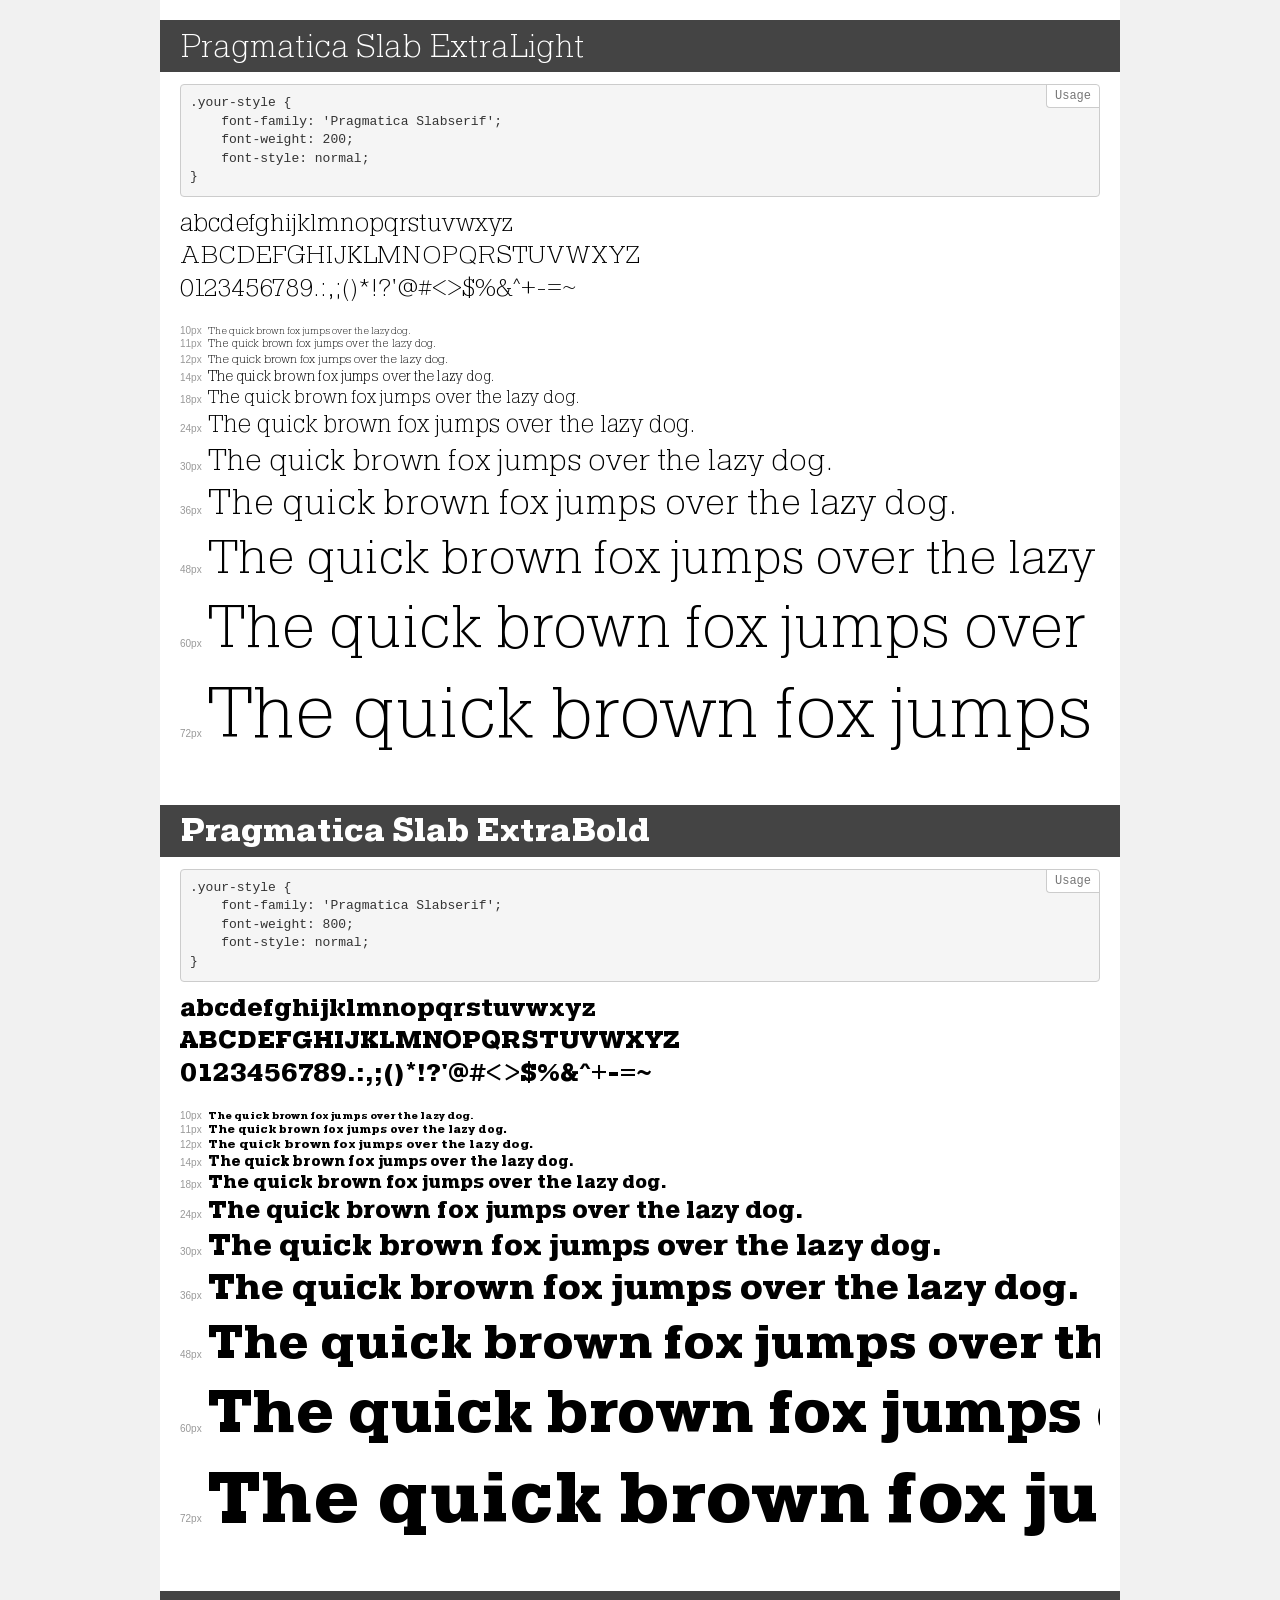
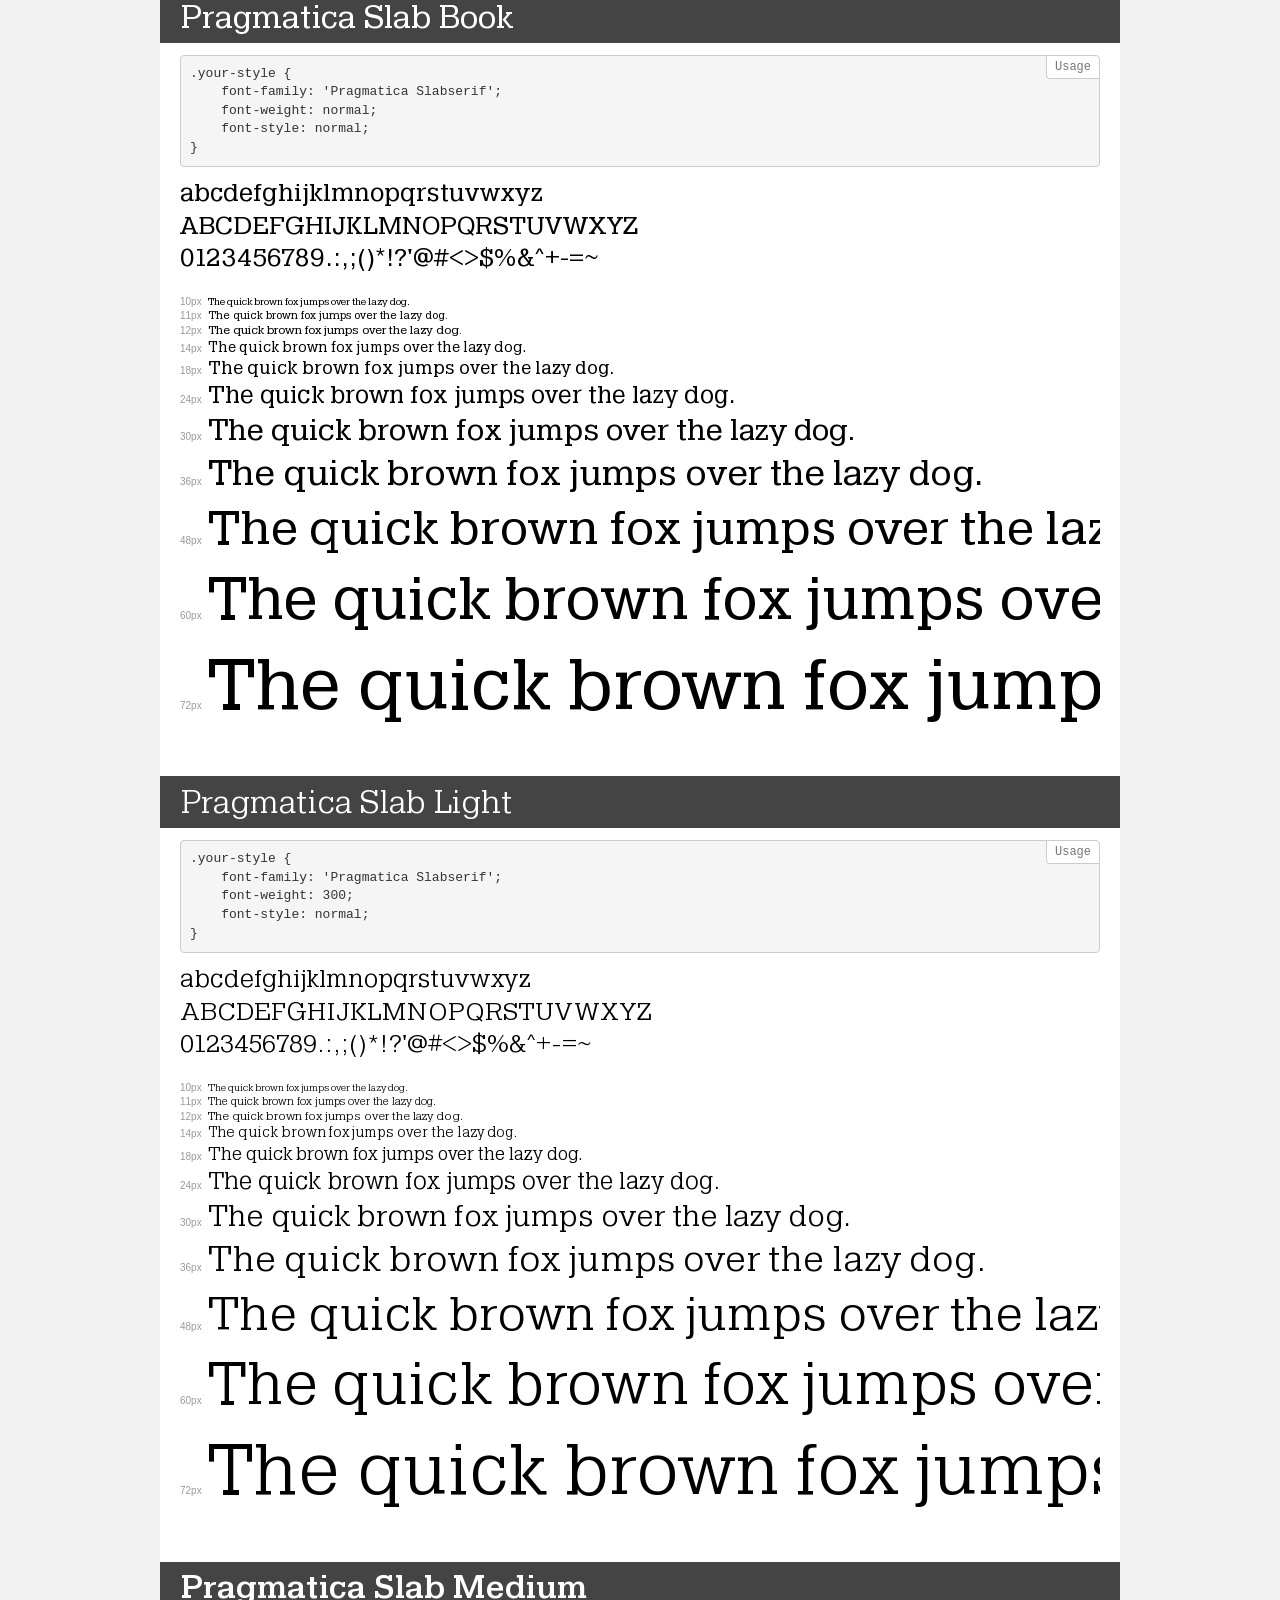
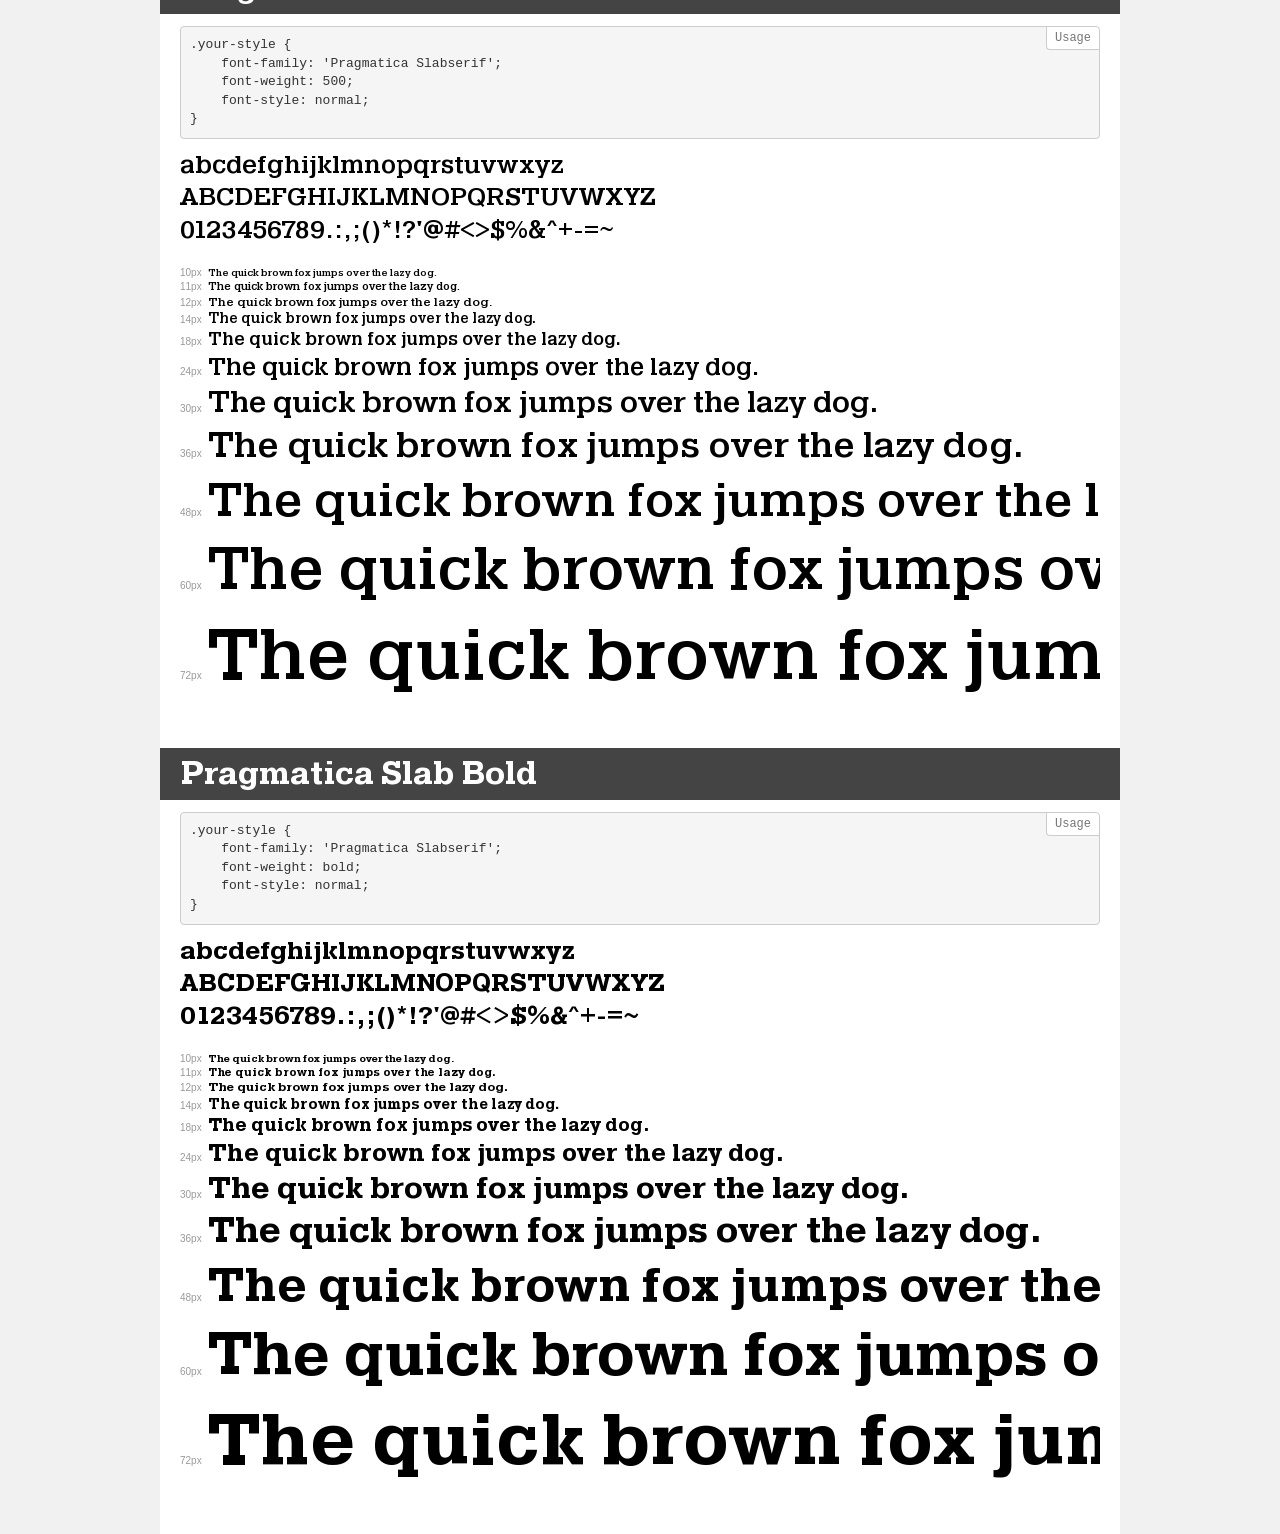
<file: assets/fonts/Pragmatica Slab Serif/demo.html>
<!DOCTYPE html>
<html>
<head>
    <meta charset="utf-8">
    <meta http-equiv="X-UA-Compatible" content="IE=edge">
    <meta name="viewport" content="width=device-width, initial-scale=1">
    <meta name="robots" content="noindex, noarchive">
    <meta name="format-detection" content="telephone=no">
    <title>Transfonter demo</title>
    <link href="stylesheet.css" rel="stylesheet">
    <style>
        /*
        http://meyerweb.com/eric/tools/css/reset/
        v2.0 | 20110126
        License: none (public domain)
        */
        html, body, div, span, applet, object, iframe,
        h1, h2, h3, h4, h5, h6, p, blockquote, pre,
        a, abbr, acronym, address, big, cite, code,
        del, dfn, em, img, ins, kbd, q, s, samp,
        small, strike, strong, sub, sup, tt, var,
        b, u, i, center,
        dl, dt, dd, ol, ul, li,
        fieldset, form, label, legend,
        table, caption, tbody, tfoot, thead, tr, th, td,
        article, aside, canvas, details, embed,
        figure, figcaption, footer, header, hgroup,
        menu, nav, output, ruby, section, summary,
        time, mark, audio, video {
            margin: 0;
            padding: 0;
            border: 0;
            font-size: 100%;
            font: inherit;
            vertical-align: baseline;
        }
        /* HTML5 display-role reset for older browsers */
        article, aside, details, figcaption, figure,
        footer, header, hgroup, menu, nav, section {
            display: block;
        }
        body {
            line-height: 1;
        }
        ol, ul {
            list-style: none;
        }
        blockquote, q {
            quotes: none;
        }
        blockquote:before, blockquote:after,
        q:before, q:after {
            content: '';
            content: none;
        }
        table {
            border-collapse: collapse;
            border-spacing: 0;
        }
        /* common styles */
        body {
            background: #f1f1f1;
            color: #000;
        }
        .page {
            background: #fff;
            width: 920px;
            margin: 0 auto;
            padding: 20px 20px 0 20px;
            overflow: hidden;
        }
        .font-container {
            overflow-x: auto;
            overflow-y: hidden;
            margin-bottom: 40px;
            line-height: 1.3;
            white-space: nowrap;
            padding-bottom: 5px;
        }
        h1 {
            position: relative;
            background: #444;
            font-size: 32px;
            color: #fff;
            padding: 10px 20px;
            margin: 0 -20px 12px -20px;
        }
        .letters {
            font-size: 25px;
            margin-bottom: 20px;
        }
        .s10:before {
            content: '10px';
        }
        .s11:before {
            content: '11px';
        }
        .s12:before {
            content: '12px';
        }
        .s14:before {
            content: '14px';
        }
        .s18:before {
            content: '18px';
        }
        .s24:before {
            content: '24px';
        }
        .s30:before {
            content: '30px';
        }
        .s36:before {
            content: '36px';
        }
        .s48:before {
            content: '48px';
        }
        .s60:before {
            content: '60px';
        }
        .s72:before {
            content: '72px';
        }
        .s10:before, .s11:before, .s12:before, .s14:before,
        .s18:before, .s24:before, .s30:before, .s36:before,
        .s48:before, .s60:before, .s72:before {
            font-family: Arial, sans-serif;
            font-size: 10px;
            font-weight: normal;
            font-style: normal;
            color: #999;
            padding-right: 6px;
        }
        pre {
            display: block;
            position: relative;
            padding: 9px;
            margin: 0 0 10px;
            font-family: Monaco, Menlo, Consolas, "Courier New", monospace !important;
            font-size: 13px;
            line-height: 1.428571429;
            color: #333;
            font-weight: normal !important;
            font-style: normal !important;
            background-color: #f5f5f5;
            border: 1px solid #ccc;
            overflow-x: auto;
            border-radius: 4px;
        }
        pre:after {
            display: block;
            position: absolute;
            right: 0;
            top: 0;
            content: 'Usage';
            line-height: 1;
            padding: 5px 8px;
            font-size: 12px;
            color: #767676;
            background-color: #fff;
            border: 1px solid #ccc;
            border-right: none;
            border-top: none;
            border-radius: 0 4px 0 4px;
            z-index: 10;
        }
        /* responsive */
        @media (max-width: 959px) {
            .page {
                width: auto;
                margin: 0;
            }
        }
    </style>
</head>
<body>
<div class="page">
    <div class="demo" style="font-family: 'Pragmatica Slabserif'; font-weight: 200; font-style: normal;">
        <h1>Pragmatica Slab ExtraLight</h1>
        <pre>.your-style {
    font-family: 'Pragmatica Slabserif';
    font-weight: 200;
    font-style: normal;
}</pre>
        <div class="font-container">
            <p class="letters">
                abcdefghijklmnopqrstuvwxyz<br>
ABCDEFGHIJKLMNOPQRSTUVWXYZ<br>
                0123456789.:,;()*!?'@#<>$%&^+-=~
            </p>
            <p class="s10" style="font-size: 10px;">The quick brown fox jumps over the lazy dog.</p>
            <p class="s11" style="font-size: 11px;">The quick brown fox jumps over the lazy dog.</p>
            <p class="s12" style="font-size: 12px;">The quick brown fox jumps over the lazy dog.</p>
            <p class="s14" style="font-size: 14px;">The quick brown fox jumps over the lazy dog.</p>
            <p class="s18" style="font-size: 18px;">The quick brown fox jumps over the lazy dog.</p>
            <p class="s24" style="font-size: 24px;">The quick brown fox jumps over the lazy dog.</p>
            <p class="s30" style="font-size: 30px;">The quick brown fox jumps over the lazy dog.</p>
            <p class="s36" style="font-size: 36px;">The quick brown fox jumps over the lazy dog.</p>
            <p class="s48" style="font-size: 48px;">The quick brown fox jumps over the lazy dog.</p>
            <p class="s60" style="font-size: 60px;">The quick brown fox jumps over the lazy dog.</p>
            <p class="s72" style="font-size: 72px;">The quick brown fox jumps over the lazy dog.</p>
        </div>
    </div>
    <div class="demo" style="font-family: 'Pragmatica Slabserif'; font-weight: 800; font-style: normal;">
        <h1>Pragmatica Slab ExtraBold</h1>
        <pre>.your-style {
    font-family: 'Pragmatica Slabserif';
    font-weight: 800;
    font-style: normal;
}</pre>
        <div class="font-container">
            <p class="letters">
                abcdefghijklmnopqrstuvwxyz<br>
ABCDEFGHIJKLMNOPQRSTUVWXYZ<br>
                0123456789.:,;()*!?'@#<>$%&^+-=~
            </p>
            <p class="s10" style="font-size: 10px;">The quick brown fox jumps over the lazy dog.</p>
            <p class="s11" style="font-size: 11px;">The quick brown fox jumps over the lazy dog.</p>
            <p class="s12" style="font-size: 12px;">The quick brown fox jumps over the lazy dog.</p>
            <p class="s14" style="font-size: 14px;">The quick brown fox jumps over the lazy dog.</p>
            <p class="s18" style="font-size: 18px;">The quick brown fox jumps over the lazy dog.</p>
            <p class="s24" style="font-size: 24px;">The quick brown fox jumps over the lazy dog.</p>
            <p class="s30" style="font-size: 30px;">The quick brown fox jumps over the lazy dog.</p>
            <p class="s36" style="font-size: 36px;">The quick brown fox jumps over the lazy dog.</p>
            <p class="s48" style="font-size: 48px;">The quick brown fox jumps over the lazy dog.</p>
            <p class="s60" style="font-size: 60px;">The quick brown fox jumps over the lazy dog.</p>
            <p class="s72" style="font-size: 72px;">The quick brown fox jumps over the lazy dog.</p>
        </div>
    </div>
    <div class="demo" style="font-family: 'Pragmatica Slabserif'; font-weight: normal; font-style: normal;">
        <h1>Pragmatica Slab Book</h1>
        <pre>.your-style {
    font-family: 'Pragmatica Slabserif';
    font-weight: normal;
    font-style: normal;
}</pre>
        <div class="font-container">
            <p class="letters">
                abcdefghijklmnopqrstuvwxyz<br>
ABCDEFGHIJKLMNOPQRSTUVWXYZ<br>
                0123456789.:,;()*!?'@#<>$%&^+-=~
            </p>
            <p class="s10" style="font-size: 10px;">The quick brown fox jumps over the lazy dog.</p>
            <p class="s11" style="font-size: 11px;">The quick brown fox jumps over the lazy dog.</p>
            <p class="s12" style="font-size: 12px;">The quick brown fox jumps over the lazy dog.</p>
            <p class="s14" style="font-size: 14px;">The quick brown fox jumps over the lazy dog.</p>
            <p class="s18" style="font-size: 18px;">The quick brown fox jumps over the lazy dog.</p>
            <p class="s24" style="font-size: 24px;">The quick brown fox jumps over the lazy dog.</p>
            <p class="s30" style="font-size: 30px;">The quick brown fox jumps over the lazy dog.</p>
            <p class="s36" style="font-size: 36px;">The quick brown fox jumps over the lazy dog.</p>
            <p class="s48" style="font-size: 48px;">The quick brown fox jumps over the lazy dog.</p>
            <p class="s60" style="font-size: 60px;">The quick brown fox jumps over the lazy dog.</p>
            <p class="s72" style="font-size: 72px;">The quick brown fox jumps over the lazy dog.</p>
        </div>
    </div>
    <div class="demo" style="font-family: 'Pragmatica Slabserif'; font-weight: 300; font-style: normal;">
        <h1>Pragmatica Slab Light</h1>
        <pre>.your-style {
    font-family: 'Pragmatica Slabserif';
    font-weight: 300;
    font-style: normal;
}</pre>
        <div class="font-container">
            <p class="letters">
                abcdefghijklmnopqrstuvwxyz<br>
ABCDEFGHIJKLMNOPQRSTUVWXYZ<br>
                0123456789.:,;()*!?'@#<>$%&^+-=~
            </p>
            <p class="s10" style="font-size: 10px;">The quick brown fox jumps over the lazy dog.</p>
            <p class="s11" style="font-size: 11px;">The quick brown fox jumps over the lazy dog.</p>
            <p class="s12" style="font-size: 12px;">The quick brown fox jumps over the lazy dog.</p>
            <p class="s14" style="font-size: 14px;">The quick brown fox jumps over the lazy dog.</p>
            <p class="s18" style="font-size: 18px;">The quick brown fox jumps over the lazy dog.</p>
            <p class="s24" style="font-size: 24px;">The quick brown fox jumps over the lazy dog.</p>
            <p class="s30" style="font-size: 30px;">The quick brown fox jumps over the lazy dog.</p>
            <p class="s36" style="font-size: 36px;">The quick brown fox jumps over the lazy dog.</p>
            <p class="s48" style="font-size: 48px;">The quick brown fox jumps over the lazy dog.</p>
            <p class="s60" style="font-size: 60px;">The quick brown fox jumps over the lazy dog.</p>
            <p class="s72" style="font-size: 72px;">The quick brown fox jumps over the lazy dog.</p>
        </div>
    </div>
    <div class="demo" style="font-family: 'Pragmatica Slabserif'; font-weight: 500; font-style: normal;">
        <h1>Pragmatica Slab Medium</h1>
        <pre>.your-style {
    font-family: 'Pragmatica Slabserif';
    font-weight: 500;
    font-style: normal;
}</pre>
        <div class="font-container">
            <p class="letters">
                abcdefghijklmnopqrstuvwxyz<br>
ABCDEFGHIJKLMNOPQRSTUVWXYZ<br>
                0123456789.:,;()*!?'@#<>$%&^+-=~
            </p>
            <p class="s10" style="font-size: 10px;">The quick brown fox jumps over the lazy dog.</p>
            <p class="s11" style="font-size: 11px;">The quick brown fox jumps over the lazy dog.</p>
            <p class="s12" style="font-size: 12px;">The quick brown fox jumps over the lazy dog.</p>
            <p class="s14" style="font-size: 14px;">The quick brown fox jumps over the lazy dog.</p>
            <p class="s18" style="font-size: 18px;">The quick brown fox jumps over the lazy dog.</p>
            <p class="s24" style="font-size: 24px;">The quick brown fox jumps over the lazy dog.</p>
            <p class="s30" style="font-size: 30px;">The quick brown fox jumps over the lazy dog.</p>
            <p class="s36" style="font-size: 36px;">The quick brown fox jumps over the lazy dog.</p>
            <p class="s48" style="font-size: 48px;">The quick brown fox jumps over the lazy dog.</p>
            <p class="s60" style="font-size: 60px;">The quick brown fox jumps over the lazy dog.</p>
            <p class="s72" style="font-size: 72px;">The quick brown fox jumps over the lazy dog.</p>
        </div>
    </div>
    <div class="demo" style="font-family: 'Pragmatica Slabserif'; font-weight: bold; font-style: normal;">
        <h1>Pragmatica Slab Bold</h1>
        <pre>.your-style {
    font-family: 'Pragmatica Slabserif';
    font-weight: bold;
    font-style: normal;
}</pre>
        <div class="font-container">
            <p class="letters">
                abcdefghijklmnopqrstuvwxyz<br>
ABCDEFGHIJKLMNOPQRSTUVWXYZ<br>
                0123456789.:,;()*!?'@#<>$%&^+-=~
            </p>
            <p class="s10" style="font-size: 10px;">The quick brown fox jumps over the lazy dog.</p>
            <p class="s11" style="font-size: 11px;">The quick brown fox jumps over the lazy dog.</p>
            <p class="s12" style="font-size: 12px;">The quick brown fox jumps over the lazy dog.</p>
            <p class="s14" style="font-size: 14px;">The quick brown fox jumps over the lazy dog.</p>
            <p class="s18" style="font-size: 18px;">The quick brown fox jumps over the lazy dog.</p>
            <p class="s24" style="font-size: 24px;">The quick brown fox jumps over the lazy dog.</p>
            <p class="s30" style="font-size: 30px;">The quick brown fox jumps over the lazy dog.</p>
            <p class="s36" style="font-size: 36px;">The quick brown fox jumps over the lazy dog.</p>
            <p class="s48" style="font-size: 48px;">The quick brown fox jumps over the lazy dog.</p>
            <p class="s60" style="font-size: 60px;">The quick brown fox jumps over the lazy dog.</p>
            <p class="s72" style="font-size: 72px;">The quick brown fox jumps over the lazy dog.</p>
        </div>
    </div>
</div>
</body>
</html>
</file>
<file: assets/fonts/Pragmatica Slab Serif/stylesheet.css>
@font-face {
    font-family: 'Pragmatica Slabserif';
    src: url('PragmaticaSlab-ExtraLight.eot');
    src: local('Pragmatica Slab ExtraLight'), local('PragmaticaSlab-ExtraLight'),
        url('PragmaticaSlab-ExtraLight.eot?#iefix') format('embedded-opentype'),
        url('PragmaticaSlab-ExtraLight.woff2') format('woff2'),
        url('PragmaticaSlab-ExtraLight.woff') format('woff'),
        url('PragmaticaSlab-ExtraLight.ttf') format('truetype');
    font-weight: 200;
    font-style: normal;
}

@font-face {
    font-family: 'Pragmatica Slabserif';
    src: url('PragmaticaSlab-ExtraBold.eot');
    src: local('Pragmatica Slab ExtraBold'), local('PragmaticaSlab-ExtraBold'),
        url('PragmaticaSlab-ExtraBold.eot?#iefix') format('embedded-opentype'),
        url('PragmaticaSlab-ExtraBold.woff2') format('woff2'),
        url('PragmaticaSlab-ExtraBold.woff') format('woff'),
        url('PragmaticaSlab-ExtraBold.ttf') format('truetype');
    font-weight: 800;
    font-style: normal;
}

@font-face {
    font-family: 'Pragmatica Slabserif';
    src: url('PragmaticaSlab-Book.eot');
    src: local('Pragmatica Slab Book'), local('PragmaticaSlab-Book'),
        url('PragmaticaSlab-Book.eot?#iefix') format('embedded-opentype'),
        url('PragmaticaSlab-Book.woff2') format('woff2'),
        url('PragmaticaSlab-Book.woff') format('woff'),
        url('PragmaticaSlab-Book.ttf') format('truetype');
    font-weight: normal;
    font-style: normal;
}

@font-face {
    font-family: 'Pragmatica Slabserif';
    src: url('PragmaticaSlab-Light.eot');
    src: local('Pragmatica Slab Light'), local('PragmaticaSlab-Light'),
        url('PragmaticaSlab-Light.eot?#iefix') format('embedded-opentype'),
        url('PragmaticaSlab-Light.woff2') format('woff2'),
        url('PragmaticaSlab-Light.woff') format('woff'),
        url('PragmaticaSlab-Light.ttf') format('truetype');
    font-weight: 300;
    font-style: normal;
}

@font-face {
    font-family: 'Pragmatica Slabserif';
    src: url('PragmaticaSlab-Medium.eot');
    src: local('Pragmatica Slab Medium'), local('PragmaticaSlab-Medium'),
        url('PragmaticaSlab-Medium.eot?#iefix') format('embedded-opentype'),
        url('PragmaticaSlab-Medium.woff2') format('woff2'),
        url('PragmaticaSlab-Medium.woff') format('woff'),
        url('PragmaticaSlab-Medium.ttf') format('truetype');
    font-weight: 500;
    font-style: normal;
}

@font-face {
    font-family: 'Pragmatica Slabserif';
    src: url('PragmaticaSlab-Bold.eot');
    src: local('Pragmatica Slab Bold'), local('PragmaticaSlab-Bold'),
        url('PragmaticaSlab-Bold.eot?#iefix') format('embedded-opentype'),
        url('PragmaticaSlab-Bold.woff2') format('woff2'),
        url('PragmaticaSlab-Bold.woff') format('woff'),
        url('PragmaticaSlab-Bold.ttf') format('truetype');
    font-weight: bold;
    font-style: normal;
}

@font-face {
    font-family: 'Pragmatica';
    src: url('Pragmatica.woff2') format('woff2'),
        url('Pragmatica.woff') format('woff');
    font-weight: normal;
    font-style: normal;
    font-display: swap;
}
</file>
